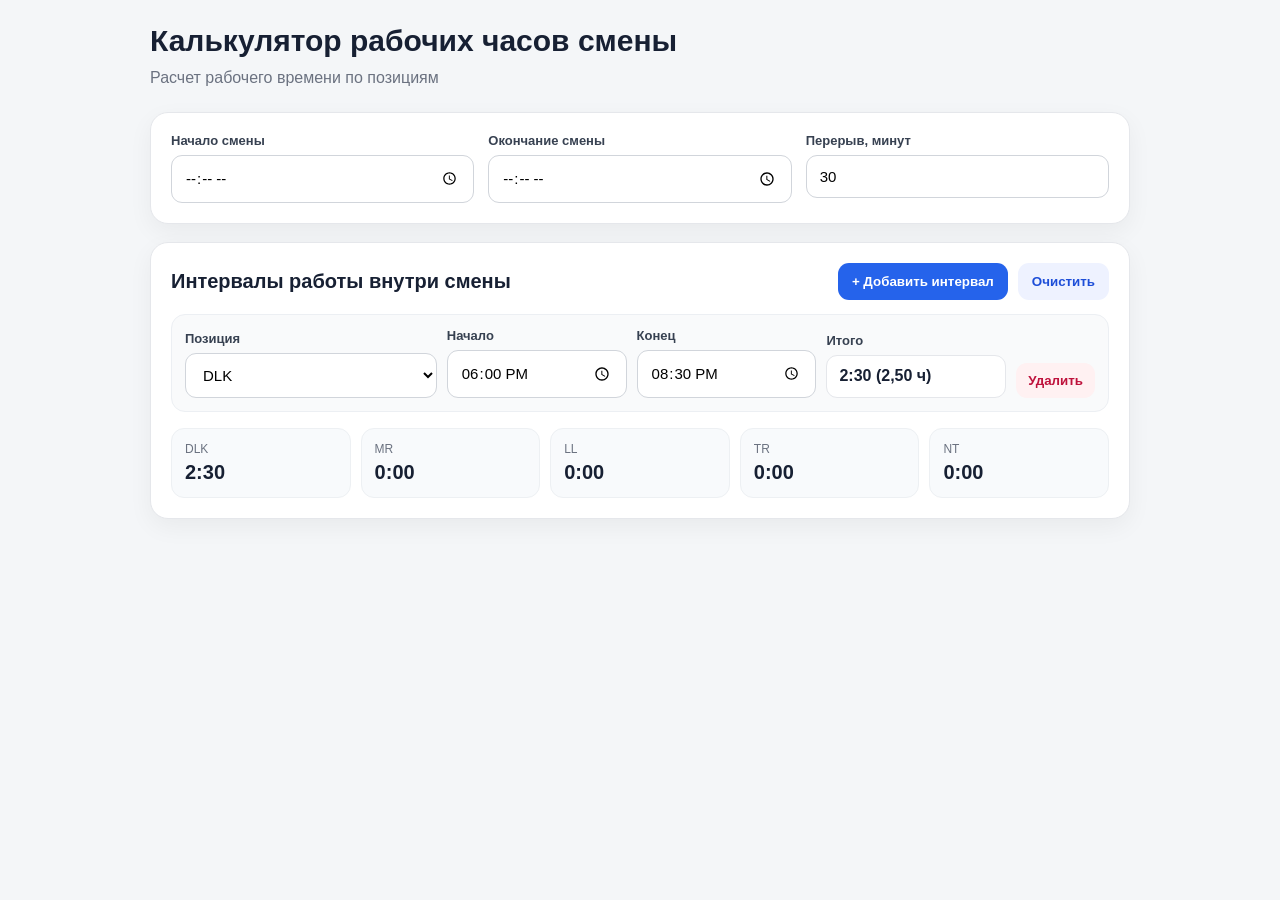
<file: index.html>
<!DOCTYPE html>
<html lang="ru">
<head>
  <meta charset="UTF-8" />
  <meta name="viewport" content="width=device-width, initial-scale=1.0" />
  <title>Калькулятор рабочих часов смены</title>

  <style>
    * {
      box-sizing: border-box;
      margin: 0;
      padding: 0;
      font-family: Arial, sans-serif;
    }

    body {
      background: #f4f6f8;
      min-height: 100vh;
      padding: 24px;
      color: #172033;
    }

    .app {
      max-width: 980px;
      margin: 0 auto;
    }

    .header {
      margin-bottom: 22px;
    }

    h1 {
      font-size: 30px;
      margin-bottom: 8px;
    }

    .sub {
      color: #6b7280;
      line-height: 1.5;
    }

    .card {
      background: #ffffff;
      border: 1px solid #e5e7eb;
      border-radius: 18px;
      padding: 20px;
      margin-bottom: 18px;
      box-shadow: 0 8px 24px rgba(0, 0, 0, 0.05);
    }

    .grid {
      display: grid;
      grid-template-columns: repeat(3, 1fr);
      gap: 14px;
    }

    label {
      display: block;
      font-size: 13px;
      font-weight: 700;
      margin-bottom: 7px;
      color: #374151;
    }

    input,
    select {
      width: 100%;
      padding: 12px 13px;
      border: 1px solid #d1d5db;
      border-radius: 11px;
      font-size: 15px;
      background: #ffffff;
      outline: none;
    }

    input:focus,
    select:focus {
      border-color: #2563eb;
      box-shadow: 0 0 0 3px rgba(37, 99, 235, 0.1);
    }

    .section-title {
      display: flex;
      align-items: center;
      justify-content: space-between;
      gap: 12px;
      margin-bottom: 14px;
      flex-wrap: wrap;
    }

    .section-title h2 {
      font-size: 20px;
    }

    .btn {
      border: none;
      border-radius: 11px;
      padding: 11px 14px;
      font-weight: 700;
      cursor: pointer;
    }

    .btn-primary {
      background: #2563eb;
      color: white;
    }

    .btn-light {
      background: #eef2ff;
      color: #1d4ed8;
    }

    .btn-danger {
      background: #fff1f2;
      color: #be123c;
      padding: 10px 12px;
    }

    .entries {
      display: flex;
      flex-direction: column;
      gap: 10px;
    }

    .entry {
      display: grid;
      grid-template-columns: 1.4fr 1fr 1fr 1fr auto;
      gap: 10px;
      align-items: end;
      padding: 13px;
      background: #f9fafb;
      border: 1px solid #eceff3;
      border-radius: 14px;
    }

    .entry-result {
      height: 43px;
      display: flex;
      align-items: center;
      padding: 0 12px;
      background: white;
      border: 1px solid #e5e7eb;
      border-radius: 11px;
      font-weight: 800;
    }

    .totals {
      display: grid;
      grid-template-columns: repeat(5, 1fr);
      gap: 10px;
      margin-top: 16px;
    }

    .role-total {
      padding: 13px;
      border-radius: 13px;
      background: #f8fafc;
      border: 1px solid #edf0f3;
    }

    .role-name {
      font-size: 12px;
      color: #6b7280;
      margin-bottom: 5px;
    }

    .role-hours {
      font-size: 20px;
      font-weight: 800;
    }

    .footer-actions {
      display: flex;
      gap: 10px;
      flex-wrap: wrap;
    }

    @media (max-width: 760px) {
      body {
        padding: 12px;
      }

      .grid,
      .totals {
        grid-template-columns: 1fr 1fr;
      }

      .entry {
        grid-template-columns: 1fr 1fr;
      }

      .entry .role-field {
        grid-column: 1 / -1;
      }

      .entry .delete-wrap {
        grid-column: 1 / -1;
      }

      .btn-danger {
        width: 100%;
      }
    }

    @media (max-width: 480px) {
      .grid,
      .totals {
        grid-template-columns: 1fr;
      }

      h1 {
        font-size: 25px;
      }
    }
  </style>
</head>

<body>
  <div class="app">

    <div class="header">
      <h1>Калькулятор рабочих часов смены</h1>

      <div class="sub">
        Расчет рабочего времени по позициям
      </div>
    </div>

    <div class="card">

      <div class="grid">

        <div>
          <label>Начало смены</label>
          <input
            type="time"
            id="shiftStart"
            value="время"
          >
        </div>

        <div>
          <label>Окончание смены</label>
          <input
            type="time"
            id="shiftEnd"
            value="время"
          >
        </div>

        <div>
          <label>Перерыв, минут</label>
          <input
            type="number"
            id="breakMinutes"
            value="30"
            min="0"
            step="5"
          >
        </div>

      </div>

    </div>

    <div class="card">

      <div class="section-title">

        <div>
          <h2>Интервалы работы внутри смены</h2>
        </div>

        <div class="footer-actions">

          <button
            class="btn btn-primary"
            id="addEntry"
          >
            + Добавить интервал
          </button>

          <button
            class="btn btn-light"
            id="clearAll"
          >
            Очистить
          </button>

        </div>

      </div>

      <div
        class="entries"
        id="entries"
      ></div>

      <div class="totals">

        <div class="role-total">
          <div class="role-name">DLK</div>
          <div
            class="role-hours"
            id="total-DLK"
          >
            0:00
          </div>
        </div>

        <div class="role-total">
          <div class="role-name">MR</div>
          <div
            class="role-hours"
            id="total-MR"
          >
            0:00
          </div>
        </div>

        <div class="role-total">
          <div class="role-name">LL</div>
          <div
            class="role-hours"
            id="total-LL"
          >
            0:00
          </div>
        </div>

        <div class="role-total">
          <div class="role-name">TR</div>
          <div
            class="role-hours"
            id="total-TR"
          >
            0:00
          </div>
        </div>

        <div class="role-total">
          <div class="role-name">NT</div>
          <div
            class="role-hours"
            id="total-NT"
          >
            0:00
          </div>
        </div>

      </div>

    </div>

  </div>

  <script>
    const roles = [
      {
        value: "DLK",
        label: "DLK"
      },
      {
        value: "MR",
        label: "MR"
      },
      {
        value: "LL",
        label: "LL"
      },
      {
        value: "TR",
        label: "TR"
      },
      {
        value: "NT",
        label: "NT"
      }
    ];


    function toMinutes(time) {

      if (!time) {
        return null;
      }

      const [hours, minutes] =
        time
          .split(":")
          .map(Number);

      return hours * 60 + minutes;
    }


    function diffMinutes(start, end) {

      let startMinutes =
        toMinutes(start);

      let endMinutes =
        toMinutes(end);

      if (
        startMinutes === null ||
        endMinutes === null
      ) {
        return 0;
      }

      /*
        Если смена переходит через 00:00

        Например:
        23:00 → 02:00
      */

      if (
        endMinutes <
        startMinutes
      ) {
        endMinutes += 1440;
      }

      return (
        endMinutes -
        startMinutes
      );
    }


    function formatTime(minutes) {

      minutes =
        Math.max(
          0,
          Math.round(minutes)
        );

      const hours =
        Math.floor(
          minutes / 60
        );

      const mins =
        minutes % 60;

      return (
        hours +
        ":" +
        String(mins)
          .padStart(2, "0")
      );
    }


    function decimalHours(minutes) {

      return (
        minutes / 60
      )
        .toFixed(2)
        .replace(".", ",");
    }


    function createEntry(
      role = "DLK",
      start = "",
      end = ""
    ) {

      const entry =
        document.createElement("div");

      entry.className = "entry";


      entry.innerHTML = `

        <div class="role-field">

          <label>
            Позиция
          </label>

          <select class="role">

            ${
              roles
                .map(
                  roleItem =>
                    `
                    <option
                      value="${roleItem.value}"
                      ${
                        roleItem.value === role
                          ? "selected"
                          : ""
                      }
                    >
                      ${roleItem.label}
                    </option>
                    `
                )
                .join("")
            }

          </select>

        </div>


        <div>

          <label>
            Начало
          </label>

          <input
            type="time"
            class="start"
            value="${start}"
          >

        </div>


        <div>

          <label>
            Конец
          </label>

          <input
            type="time"
            class="end"
            value="${end}"
          >

        </div>


        <div>

          <label>
            Итого
          </label>

          <div
            class="entry-result"
          >
            0:00
          </div>

        </div>


        <div class="delete-wrap">

          <button
            class="btn btn-danger delete"
          >
            Удалить
          </button>

        </div>

      `;


      entry
        .querySelectorAll(
          "input, select"
        )
        .forEach(
          element => {

            element
              .addEventListener(
                "input",
                recalculate
              );

          }
        );


      entry
        .querySelector(
          ".delete"
        )
        .addEventListener(
          "click",
          () => {

            entry.remove();

            recalculate();

          }
        );


      document
        .getElementById(
          "entries"
        )
        .appendChild(
          entry
        );


      recalculate();
    }


    function recalculate() {

      /*
        Общая продолжительность смены
      */

      const grossShift =
        diffMinutes(
          document
            .getElementById(
              "shiftStart"
            )
            .value,

          document
            .getElementById(
              "shiftEnd"
            )
            .value
        );


      /*
        Перерыв
      */

      const breakMinutes =
        Math.max(
          0,

          Number(
            document
              .getElementById(
                "breakMinutes"
              )
              .value
          ) || 0
        );


      /*
        Чистое рабочее время

        Сейчас используется для внутреннего расчета.
      */

      const netShift =
        Math.max(
          0,
          grossShift -
          breakMinutes
        );


      /*
        Сумма часов
        по каждой позиции
      */

      const totals = {

        DLK: 0,

        MR: 0,

        LL: 0,

        TR: 0,

        NT: 0

      };


      /*
        Перебираем все интервалы
      */

      document
        .querySelectorAll(
          ".entry"
        )
        .forEach(
          row => {

            const start =
              row
                .querySelector(
                  ".start"
                )
                .value;


            const end =
              row
                .querySelector(
                  ".end"
                )
                .value;


            const minutes =
              diffMinutes(
                start,
                end
              );


            /*
              Показываем результат

              Например:

              2:30 (2,50 ч)
            */

            row
              .querySelector(
                ".entry-result"
              )
              .textContent =
                formatTime(minutes) +
                " (" +
                decimalHours(minutes) +
                " ч)";


            /*
              Какая позиция
              выбрана
            */

            const role =
              row
                .querySelector(
                  ".role"
                )
                .value;


            /*
              Добавляем время
              к позиции
            */

            totals[role] +=
              minutes;

          }
        );


      /*
        Вывод итогов
      */

      Object
        .keys(totals)
        .forEach(
          role => {

            const element =
              document
                .getElementById(
                  "total-" +
                  role
                );


            if (element) {

              element
                .textContent =
                  formatTime(
                    totals[role]
                  );

            }

          }
        );


      /*
        netShift оставлен
        для будущих расчетов
      */

      console.log(
        "Чистое время смены:",
        formatTime(netShift)
      );
    }


    /*
      Добавить интервал
    */

    document
      .getElementById(
        "addEntry"
      )
      .addEventListener(
        "click",
        () => {

          createEntry();

        }
      );


    /*
      Пересчет при изменении смены
    */

    document
      .getElementById(
        "shiftStart"
      )
      .addEventListener(
        "input",
        recalculate
      );


    document
      .getElementById(
        "shiftEnd"
      )
      .addEventListener(
        "input",
        recalculate
      );


    document
      .getElementById(
        "breakMinutes"
      )
      .addEventListener(
        "input",
        recalculate
      );


    /*
      Очистить все интервалы
    */

    document
      .getElementById(
        "clearAll"
      )
      .addEventListener(
        "click",
        () => {

          document
            .getElementById(
              "entries"
            )
            .innerHTML = "";


          createEntry();

          recalculate();

        }
      );


    /*
      Стартовые интервалы

      Если не нужны —
      эти строки можно удалить.
    */

    createEntry(
      "DLK",
      "18:00",
      "20:30"
    );

  </script>

</body>
</html>
</file>
